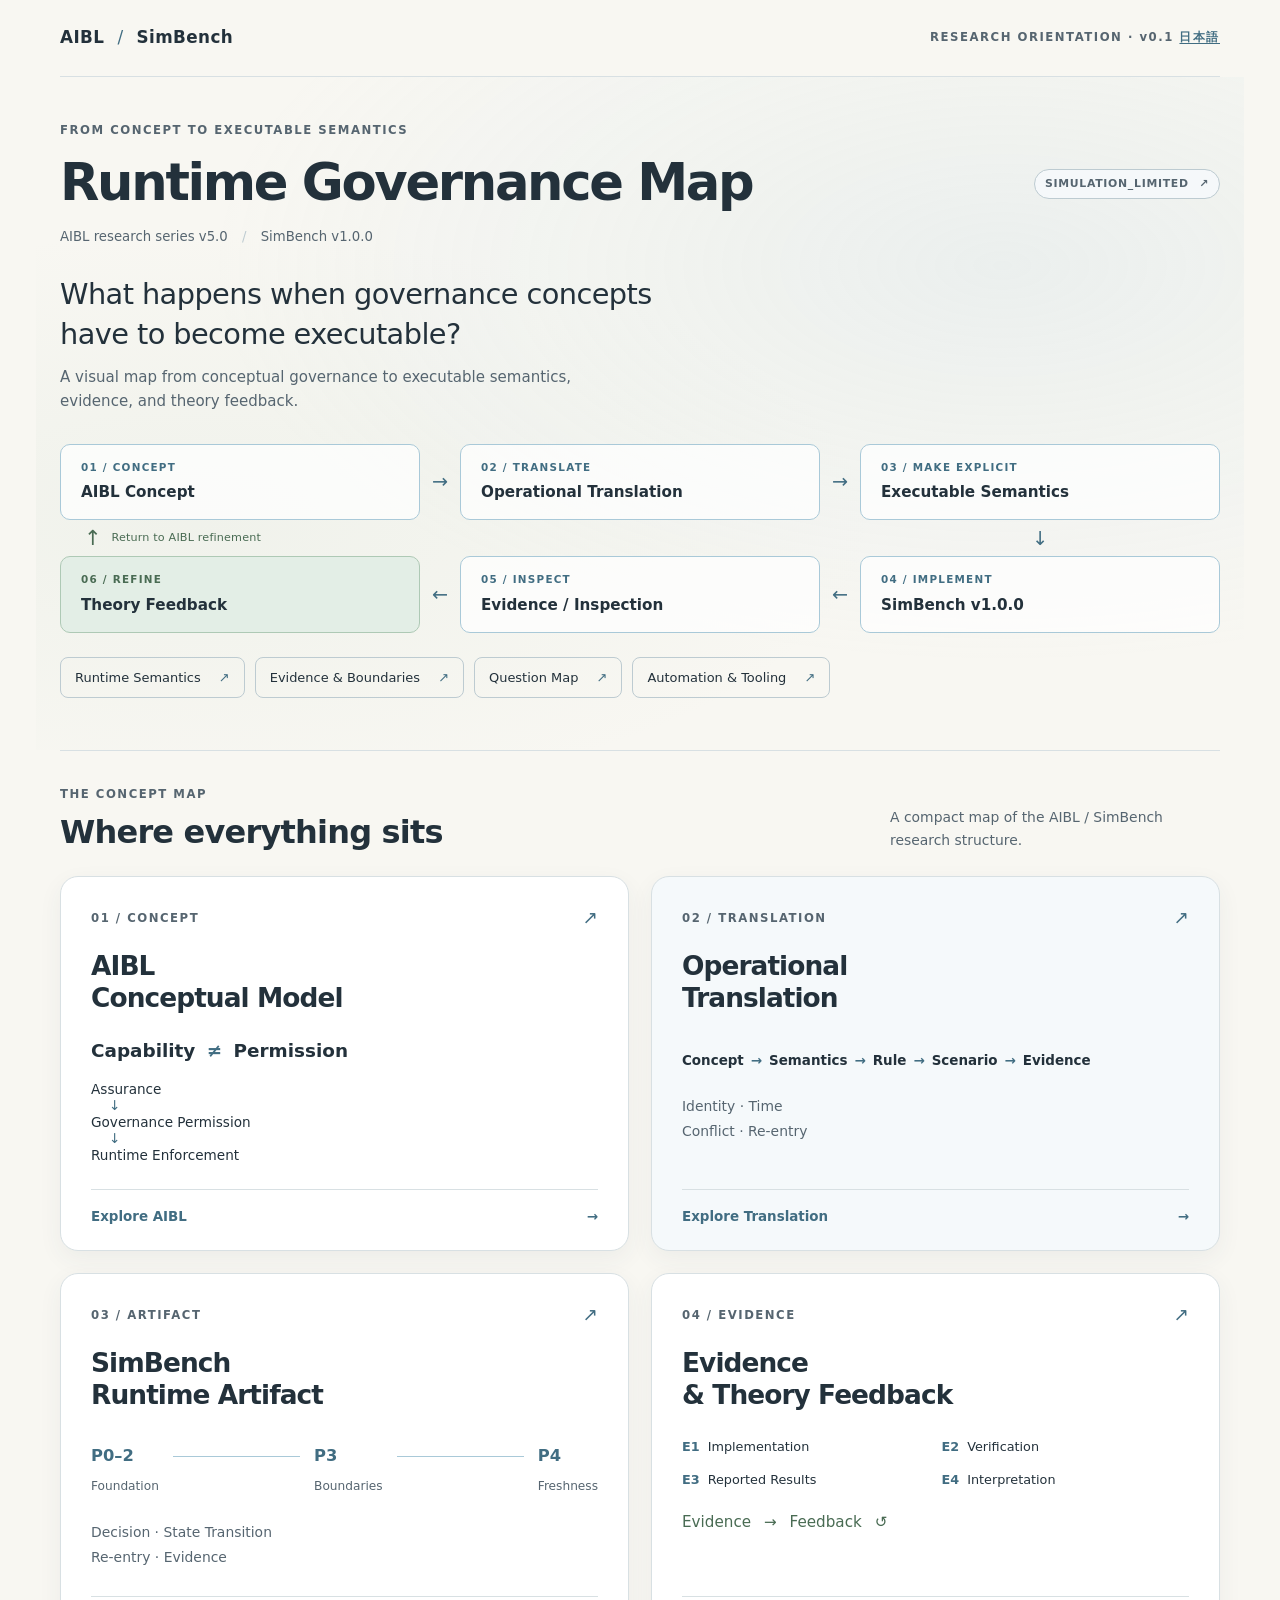
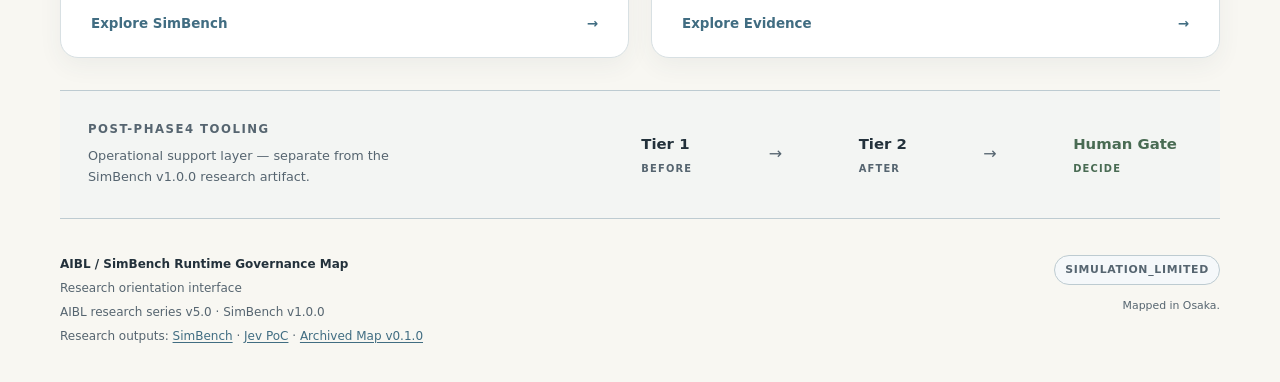
<file: index.html>
<!doctype html>
<html lang="en">
<head>
  <meta charset="utf-8">
  <meta name="viewport" content="width=device-width, initial-scale=1">
  <meta name="description" content="A visual map from AIBL conceptual governance to SimBench executable semantics, evidence, and theory feedback.">
  <title>AIBL / SimBench — Runtime Governance Map</title>
  <link rel="stylesheet" href="styles.css">
  <script src="content.js" defer></script>
  <script src="app.js" defer></script>
</head>
<body>
  <div id="map-page">
    <a class="skip-link" href="#where">Skip to the concept map</a>
    <header class="masthead wrap">
      <a class="wordmark" href="#research-loop">AIBL <span>/</span> SimBench</a>
      <span class="masthead-note">RESEARCH ORIENTATION · v0.1 <a class="language-link" href="ja/index.html" lang="ja" hreflang="ja">日本語</a></span>
    </header>

    <main class="wrap">
      <section class="hero" aria-labelledby="page-title">
        <div class="hero-heading">
          <div>
            <p class="eyebrow">FROM CONCEPT TO EXECUTABLE SEMANTICS</p>
            <h1 id="page-title">Runtime Governance Map</h1>
            <p class="versions">AIBL research series v5.0 <span aria-hidden="true">/</span> SimBench v1.0.0</p>
          </div>
          <button class="chip boundary-link" type="button" data-view="evidence" data-section="claim-boundary">SIMULATION_LIMITED <span aria-hidden="true">↗</span></button>
        </div>
        <p class="hero-question">What happens when governance concepts<br class="desktop-break"> have to become executable?</p>
        <p class="hero-description">A visual map from conceptual governance to executable semantics,<br class="desktop-break"> evidence, and theory feedback.</p>

        <div class="research-loop" id="research-loop" role="group" aria-label="Research loop: AIBL Concept, Operational Translation, Executable Semantics, SimBench, Evidence, Theory Feedback, and back to AIBL refinement">
          <div class="loop-node node-concept">
            <button type="button" data-view="aibl" aria-describedby="tip-concept"><span class="node-index">01 / CONCEPT</span><span>AIBL Concept</span></button>
            <span class="tooltip" id="tip-concept" role="tooltip">Distinguishing current behavior permission from technical capability.</span>
          </div>
          <span class="loop-arrow arrow-one" aria-hidden="true">→</span>
          <div class="loop-node node-translation">
            <button type="button" data-view="translation" aria-describedby="tip-translation"><span class="node-index">02 / TRANSLATE</span><span>Operational Translation</span></button>
            <span class="tooltip" id="tip-translation" role="tooltip">Making implicit governance assumptions explicit enough to execute.</span>
          </div>
          <span class="loop-arrow arrow-two" aria-hidden="true">→</span>
          <div class="loop-node node-semantics">
            <button type="button" data-view="translation" aria-describedby="tip-semantics"><span class="node-index">03 / MAKE EXPLICIT</span><span>Executable Semantics</span></button>
            <span class="tooltip" id="tip-semantics" role="tooltip">Giving decisions, identity, time, conflict, and re-entry an executable meaning.</span>
          </div>
          <span class="loop-arrow arrow-down" aria-hidden="true">↓</span>
          <div class="loop-node node-simbench">
            <button type="button" data-view="simbench" aria-describedby="tip-simbench"><span class="node-index">04 / IMPLEMENT</span><span>SimBench v1.0.0</span></button>
            <span class="tooltip" id="tip-simbench" role="tooltip">A bounded, deterministic simulation artifact covering Phase 0–4.</span>
          </div>
          <span class="loop-arrow arrow-three" aria-hidden="true">←</span>
          <div class="loop-node node-evidence">
            <button type="button" data-view="evidence" aria-describedby="tip-evidence"><span class="node-index">05 / INSPECT</span><span>Evidence / Inspection</span></button>
            <span class="tooltip" id="tip-evidence" role="tooltip">Inspecting implementation, verification structures, reported results, and interpretation.</span>
          </div>
          <span class="loop-arrow arrow-four" aria-hidden="true">←</span>
          <div class="loop-node node-feedback">
            <button type="button" data-view="evidence" data-section="theory-feedback" aria-describedby="tip-feedback"><span class="node-index">06 / REFINE</span><span>Theory Feedback</span></button>
            <span class="tooltip" id="tip-feedback" role="tooltip">Returning explicit assumptions and bounded findings to AIBL refinement.</span>
          </div>
          <span class="loop-return" aria-hidden="true">↑ <span>Return to AIBL refinement</span></span>
        </div>

        <nav class="hero-nav" aria-label="Research navigation">
          <button type="button" data-view="translation">Runtime Semantics <span aria-hidden="true">↗</span></button>
          <button type="button" data-view="evidence">Evidence &amp; Boundaries <span aria-hidden="true">↗</span></button>
          <button type="button" data-view="questions">Question Map <span aria-hidden="true">↗</span></button>
          <button type="button" data-view="automation">Automation &amp; Tooling <span aria-hidden="true">↗</span></button>
        </nav>
      </section>

      <section class="where-section" id="where" aria-labelledby="where-title" tabindex="-1">
        <div class="section-heading"><div><p class="eyebrow">THE CONCEPT MAP</p><h2 id="where-title">Where everything sits</h2></div><p>A compact map of the AIBL / SimBench research structure.</p></div>
        <div class="card-grid">
          <button class="map-card" type="button" data-view="aibl" aria-label="Explore AIBL Conceptual Model">
            <span class="card-top"><span class="eyebrow">01 / CONCEPT</span><span class="card-mark" aria-hidden="true">↗</span></span>
            <span class="card-title">AIBL<br>Conceptual Model</span>
            <span class="distinction">Capability <span>≠</span> Permission</span>
            <span class="mini-flow vertical"><span>Assurance</span><i aria-hidden="true">↓</i><span>Governance Permission</span><i aria-hidden="true">↓</i><span>Runtime Enforcement</span></span>
            <span class="explore">Explore AIBL <span aria-hidden="true">→</span></span>
          </button>
          <button class="map-card translation-card" type="button" data-view="translation" aria-label="Explore Operational Translation">
            <span class="card-top"><span class="eyebrow">02 / TRANSLATION</span><span class="card-mark" aria-hidden="true">↗</span></span>
            <span class="card-title">Operational<br>Translation</span>
            <span class="translation-flow"><span>Concept</span><i aria-hidden="true">→</i><span>Semantics</span><i aria-hidden="true">→</i><span>Rule</span><i aria-hidden="true">→</i><span>Scenario</span><i aria-hidden="true">→</i><span>Evidence</span></span>
            <span class="card-labels">Identity · Time<br>Conflict · Re-entry</span>
            <span class="explore">Explore Translation <span aria-hidden="true">→</span></span>
          </button>
          <button class="map-card" type="button" data-view="simbench" aria-label="Explore SimBench Runtime Artifact">
            <span class="card-top"><span class="eyebrow">03 / ARTIFACT</span><span class="card-mark" aria-hidden="true">↗</span></span>
            <span class="card-title">SimBench<br>Runtime Artifact</span>
            <span class="phase-preview"><span><b>P0–2</b><small>Foundation</small></span><i aria-hidden="true"></i><span><b>P3</b><small>Boundaries</small></span><i aria-hidden="true"></i><span><b>P4</b><small>Freshness</small></span></span>
            <span class="card-labels">Decision · State Transition<br>Re-entry · Evidence</span>
            <span class="explore">Explore SimBench <span aria-hidden="true">→</span></span>
          </button>
          <button class="map-card evidence-card" type="button" data-view="evidence" aria-label="Explore Evidence and Theory Feedback">
            <span class="card-top"><span class="eyebrow">04 / EVIDENCE</span><span class="card-mark" aria-hidden="true">↗</span></span>
            <span class="card-title">Evidence<br>&amp; Theory Feedback</span>
            <span class="evidence-preview"><span><b>E1</b> Implementation</span><span><b>E2</b> Verification</span><span><b>E3</b> Reported Results</span><span><b>E4</b> Interpretation</span></span>
            <span class="feedback-caption">Evidence <span aria-hidden="true">→</span> Feedback <span aria-hidden="true">↺</span></span>
            <span class="explore">Explore Evidence <span aria-hidden="true">→</span></span>
          </button>
        </div>
      </section>

      <section class="tooling-strip" aria-labelledby="tooling-title">
        <div><h2 class="eyebrow" id="tooling-title">POST-PHASE4 TOOLING</h2><p>Operational support layer — separate from the SimBench v1.0.0 research artifact.</p></div>
        <button type="button" class="tooling-control" data-view="automation" aria-label="Explore Automation and Tooling: Tier 1 Before, Tier 2 After, Human Gate Decide"><span>Tier 1 <small>BEFORE</small></span><i aria-hidden="true">→</i><span>Tier 2 <small>AFTER</small></span><i aria-hidden="true">→</i><span>Human Gate <small>DECIDE</small></span></button>
      </section>
    </main>

    <footer class="wrap footer">
      <div>
        <strong>AIBL / SimBench Runtime Governance Map</strong>
        <p>Research orientation interface</p>
        <p>AIBL research series v5.0 · SimBench v1.0.0</p>
        <p>Research outputs: 
          <a href="https://github.com/PolicyPhantom/aibl-physical-ai-runtime-governance-simbench">SimBench</a> · 
          <a href="https://github.com/PolicyPhantom/jev-runtime-governance-poc">Jev PoC</a> · 
          <a href="https://doi.org/10.5281/zenodo.24106834">Archived Map v0.1.0</a>
        </p>
      </div>
      <div>
        <span class="chip">SIMULATION_LIMITED</span>
        <p class="osaka">Mapped in Osaka.</p>
      </div>
    </footer>

    <noscript><p class="noscript">The research map is visible without JavaScript. Enable JavaScript to explore the local detail views.</p></noscript>
  </div>

  <div id="detail-overlay" class="detail-overlay" hidden>
    <div class="backdrop" id="backdrop" aria-hidden="true"></div>
    <section id="detail-panel" class="detail-panel" role="dialog" aria-modal="true" aria-labelledby="detail-title" aria-describedby="detail-purpose" tabindex="-1">
      <div class="panel-toolbar"><button type="button" class="back-control" id="back-to-map">← Back to Map</button><div class="panel-actions"><button type="button" id="focus-control" aria-pressed="false">Focus</button><button type="button" id="close-control" aria-label="Close detail view">Close <span aria-hidden="true">×</span></button></div></div>
      <div class="detail-reading">
        <header class="detail-header"><div id="detail-chips" class="chips"></div><h2 id="detail-title" tabindex="-1"></h2><p id="detail-purpose"></p></header>
        <div id="detail-content"></div>
        <div class="detail-end"><button type="button" id="back-to-loop">Back to Research Loop ↑</button></div>
      </div>
    </section>
  </div>
</body>
</html>
</file>
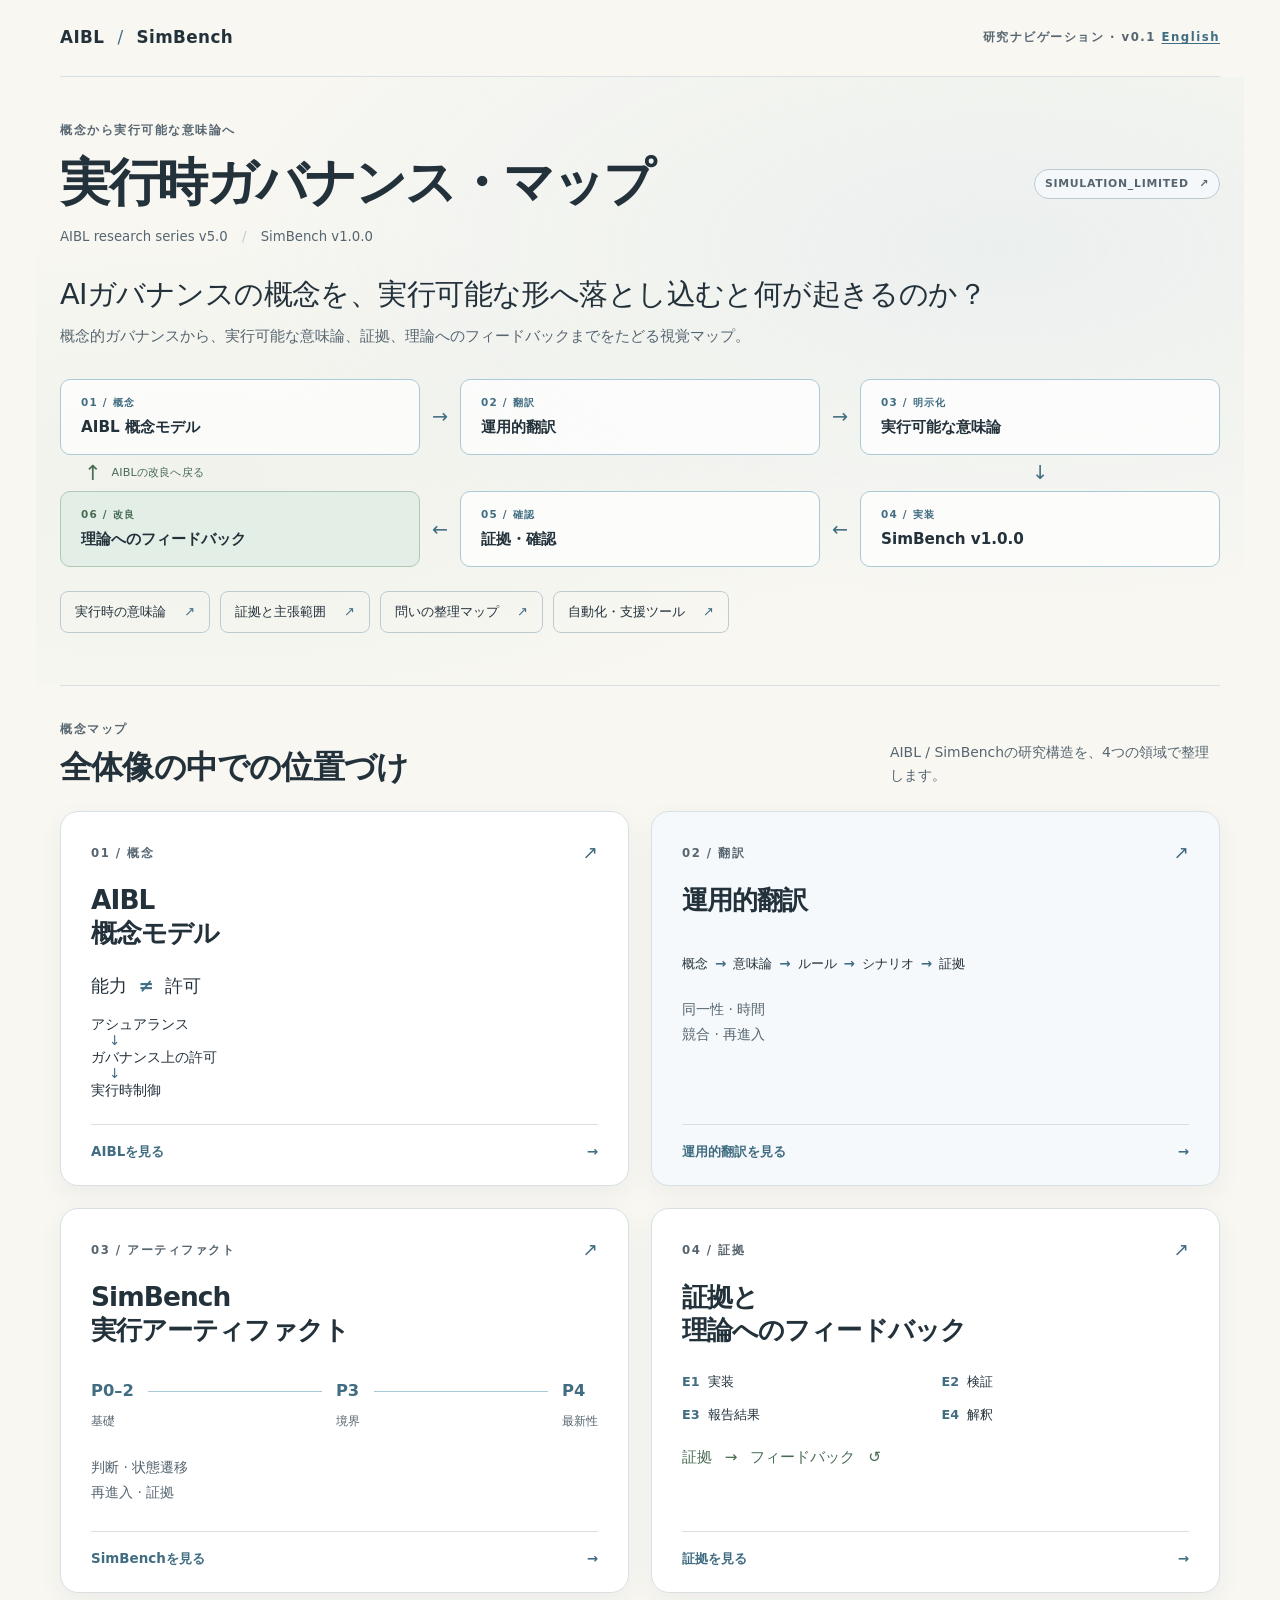
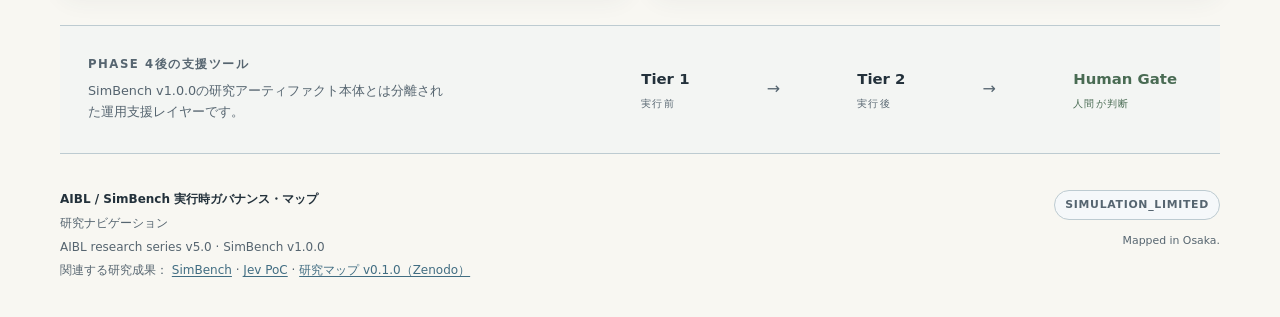
<file: ja/index.html>
<!doctype html>
<html lang="ja">
<head>
  <meta charset="utf-8">
  <meta name="viewport" content="width=device-width, initial-scale=1">
  <meta name="description" content="AIBLの概念的ガバナンスから、SimBenchの実行可能な意味論、証拠、理論へのフィードバックまでをたどる視覚マップ。">
  <title>AIBL / SimBench — 実行時ガバナンス・マップ</title>
  <link rel="stylesheet" href="../styles.css">
  <script src="content.js" defer></script>
  <script src="../app.js" defer></script>
</head>
<body>
  <div id="map-page">
    <a class="skip-link" href="#where">概念マップへ移動</a>
    <header class="masthead wrap">
      <a class="wordmark" href="#research-loop">AIBL <span>/</span> SimBench</a>
      <span class="masthead-note">研究ナビゲーション · v0.1 <a class="language-link" href="../index.html" lang="en" hreflang="en">English</a></span>
    </header>

    <main class="wrap">
      <section class="hero" aria-labelledby="page-title">
        <div class="hero-heading">
          <div>
            <p class="eyebrow">概念から実行可能な意味論へ</p>
            <h1 id="page-title">実行時ガバナンス・マップ</h1>
            <p class="versions">AIBL research series v5.0 <span aria-hidden="true">/</span> SimBench v1.0.0</p>
          </div>
          <button class="chip boundary-link" type="button" data-view="evidence" data-section="claim-boundary">SIMULATION_LIMITED <span aria-hidden="true">↗</span></button>
        </div>
        <p class="hero-question">AIガバナンスの概念を、実行可能な形へ落とし込むと何が起きるのか？</p>
        <p class="hero-description">概念的ガバナンスから、実行可能な意味論、証拠、理論へのフィードバックまでをたどる視覚マップ。</p>

        <div class="research-loop" id="research-loop" role="group" aria-label="研究ループ：AIBL概念モデル、運用的翻訳、実行可能な意味論、SimBench、証拠・確認、理論へのフィードバック、AIBLの改良へ戻る">
          <div class="loop-node node-concept">
            <button type="button" data-view="aibl" aria-describedby="tip-concept"><span class="node-index">01 / 概念</span><span>AIBL 概念モデル</span></button>
            <span class="tooltip" id="tip-concept" role="tooltip">現在の行動許可を、技術的能力とは区別して捉えます。</span>
          </div>
          <span class="loop-arrow arrow-one" aria-hidden="true">→</span>
          <div class="loop-node node-translation">
            <button type="button" data-view="translation" aria-describedby="tip-translation"><span class="node-index">02 / 翻訳</span><span>運用的翻訳</span></button>
            <span class="tooltip" id="tip-translation" role="tooltip">暗黙のガバナンス上の前提を、実行できるほど明示的な形へ落とし込みます。</span>
          </div>
          <span class="loop-arrow arrow-two" aria-hidden="true">→</span>
          <div class="loop-node node-semantics">
            <button type="button" data-view="translation" aria-describedby="tip-semantics"><span class="node-index">03 / 明示化</span><span>実行可能な意味論</span></button>
            <span class="tooltip" id="tip-semantics" role="tooltip">判断、同一性、時間、競合、再進入などに、実行可能な意味を与えます。</span>
          </div>
          <span class="loop-arrow arrow-down" aria-hidden="true">↓</span>
          <div class="loop-node node-simbench">
            <button type="button" data-view="simbench" aria-describedby="tip-simbench"><span class="node-index">04 / 実装</span><span>SimBench v1.0.0</span></button>
            <span class="tooltip" id="tip-simbench" role="tooltip">Phase 0–4を対象とする、範囲を限定した決定論的シミュレーション・アーティファクトです。</span>
          </div>
          <span class="loop-arrow arrow-three" aria-hidden="true">←</span>
          <div class="loop-node node-evidence">
            <button type="button" data-view="evidence" aria-describedby="tip-evidence"><span class="node-index">05 / 確認</span><span>証拠・確認</span></button>
            <span class="tooltip" id="tip-evidence" role="tooltip">実装、検証構造、報告結果、解釈を区別して確認します。</span>
          </div>
          <span class="loop-arrow arrow-four" aria-hidden="true">←</span>
          <div class="loop-node node-feedback">
            <button type="button" data-view="evidence" data-section="theory-feedback" aria-describedby="tip-feedback"><span class="node-index">06 / 改良</span><span>理論へのフィードバック</span></button>
            <span class="tooltip" id="tip-feedback" role="tooltip">明示化された前提と限定的な知見を、AIBLの改良へ戻します。</span>
          </div>
          <span class="loop-return" aria-hidden="true">↑ <span>AIBLの改良へ戻る</span></span>
        </div>

        <nav class="hero-nav" aria-label="研究ナビゲーション">
          <button type="button" data-view="translation">実行時の意味論 <span aria-hidden="true">↗</span></button>
          <button type="button" data-view="evidence">証拠と主張範囲 <span aria-hidden="true">↗</span></button>
          <button type="button" data-view="questions">問いの整理マップ <span aria-hidden="true">↗</span></button>
          <button type="button" data-view="automation">自動化・支援ツール <span aria-hidden="true">↗</span></button>
        </nav>
      </section>

      <section class="where-section" id="where" aria-labelledby="where-title" tabindex="-1">
        <div class="section-heading"><div><p class="eyebrow">概念マップ</p><h2 id="where-title">全体像の中での位置づけ</h2></div><p>AIBL / SimBenchの研究構造を、4つの領域で整理します。</p></div>
        <div class="card-grid">
          <button class="map-card" type="button" data-view="aibl" aria-label="AIBL概念モデルの詳細を開く">
            <span class="card-top"><span class="eyebrow">01 / 概念</span><span class="card-mark" aria-hidden="true">↗</span></span>
            <span class="card-title">AIBL<br>概念モデル</span>
            <span class="distinction">能力 <span>≠</span> 許可</span>
            <span class="mini-flow vertical"><span>アシュアランス</span><i aria-hidden="true">↓</i><span>ガバナンス上の許可</span><i aria-hidden="true">↓</i><span>実行時制御</span></span>
            <span class="explore">AIBLを見る <span aria-hidden="true">→</span></span>
          </button>
          <button class="map-card translation-card" type="button" data-view="translation" aria-label="運用的翻訳の詳細を開く">
            <span class="card-top"><span class="eyebrow">02 / 翻訳</span><span class="card-mark" aria-hidden="true">↗</span></span>
            <span class="card-title">運用的翻訳</span>
            <span class="translation-flow"><span>概念</span><i aria-hidden="true">→</i><span>意味論</span><i aria-hidden="true">→</i><span>ルール</span><i aria-hidden="true">→</i><span>シナリオ</span><i aria-hidden="true">→</i><span>証拠</span></span>
            <span class="card-labels">同一性 · 時間<br>競合 · 再進入</span>
            <span class="explore">運用的翻訳を見る <span aria-hidden="true">→</span></span>
          </button>
          <button class="map-card" type="button" data-view="simbench" aria-label="SimBench実行アーティファクトの詳細を開く">
            <span class="card-top"><span class="eyebrow">03 / アーティファクト</span><span class="card-mark" aria-hidden="true">↗</span></span>
            <span class="card-title">SimBench<br>実行アーティファクト</span>
            <span class="phase-preview"><span><b>P0–2</b><small>基礎</small></span><i aria-hidden="true"></i><span><b>P3</b><small>境界</small></span><i aria-hidden="true"></i><span><b>P4</b><small>最新性</small></span></span>
            <span class="card-labels">判断 · 状態遷移<br>再進入 · 証拠</span>
            <span class="explore">SimBenchを見る <span aria-hidden="true">→</span></span>
          </button>
          <button class="map-card evidence-card" type="button" data-view="evidence" aria-label="証拠と理論へのフィードバックの詳細を開く">
            <span class="card-top"><span class="eyebrow">04 / 証拠</span><span class="card-mark" aria-hidden="true">↗</span></span>
            <span class="card-title">証拠と<br>理論へのフィードバック</span>
            <span class="evidence-preview"><span><b>E1</b> 実装</span><span><b>E2</b> 検証</span><span><b>E3</b> 報告結果</span><span><b>E4</b> 解釈</span></span>
            <span class="feedback-caption">証拠 <span aria-hidden="true">→</span> フィードバック <span aria-hidden="true">↺</span></span>
            <span class="explore">証拠を見る <span aria-hidden="true">→</span></span>
          </button>
        </div>
      </section>

      <section class="tooling-strip" aria-labelledby="tooling-title">
        <div><h2 class="eyebrow" id="tooling-title">PHASE 4後の支援ツール</h2><p>SimBench v1.0.0の研究アーティファクト本体とは分離された運用支援レイヤーです。</p></div>
        <button type="button" class="tooling-control" data-view="automation" aria-label="自動化・支援ツールを開く。Tier 1は実行前、Tier 2は実行後、Human Gateは人間が判断する。"><span>Tier 1 <small>実行前</small></span><i aria-hidden="true">→</i><span>Tier 2 <small>実行後</small></span><i aria-hidden="true">→</i><span>Human Gate <small>人間が判断</small></span></button>
      </section>
    </main>

    <footer class="wrap footer"><div><strong>AIBL / SimBench 実行時ガバナンス・マップ</strong><p>研究ナビゲーション</p><p>AIBL research series v5.0 · SimBench v1.0.0</p>
      <p>関連する研究成果：
        <a href="https://github.com/PolicyPhantom/aibl-physical-ai-runtime-governance-simbench">SimBench</a> ·
        <a href="https://github.com/PolicyPhantom/jev-runtime-governance-poc">Jev PoC</a> ·
        <a href="https://doi.org/10.5281/zenodo.24106834">研究マップ v0.1.0（Zenodo）</a>
      </p>
    </div>
      <div><span class="chip">SIMULATION_LIMITED</span><p class="osaka">Mapped in Osaka.</p>
      </div>
    </footer>
    <noscript><p class="noscript">研究マップ自体はJavaScriptなしでも表示されます。詳細ビューを利用するにはJavaScriptを有効にしてください。</p></noscript>
  </div>

  <div id="detail-overlay" class="detail-overlay" hidden>
    <div class="backdrop" id="backdrop" aria-hidden="true"></div>
    <section id="detail-panel" class="detail-panel" role="dialog" aria-modal="true" aria-labelledby="detail-title" aria-describedby="detail-purpose" tabindex="-1">
      <div class="panel-toolbar"><button type="button" class="back-control" id="back-to-map">← マップへ戻る</button><div class="panel-actions"><button type="button" id="focus-control" aria-pressed="false">集中表示</button><button type="button" id="close-control" aria-label="詳細表示を閉じる">閉じる <span aria-hidden="true">×</span></button></div></div>
      <div class="detail-reading">
        <header class="detail-header"><div id="detail-chips" class="chips"></div><h2 id="detail-title" tabindex="-1"></h2><p id="detail-purpose"></p></header>
        <div id="detail-content"></div>
        <div class="detail-end"><button type="button" id="back-to-loop">研究ループへ戻る ↑</button></div>
      </div>
    </section>
  </div>
</body>
</html>
</file>
<file: styles.css>
:root {
  color-scheme: light;
  --bg: #f8f7f2;
  --surface: #fff;
  --surface-soft: #f5f8fa;
  --text: #23313b;
  --text-muted: #566570;
  --blue-1: #dceaf1;
  --blue-2: #a9c9d8;
  --blue-3: #416d82;
  --green-1: #e3eee6;
  --green-2: #aec9b5;
  --green-3: #496b53;
  --line: #d8e0e3;
  --line-strong: #bdcbd1;
  --radius-card: 18px;
  --radius-chip: 999px;
  --shadow-soft: 0 8px 24px rgb(50 70 80 / 6%);
  font-family: ui-sans-serif, system-ui, -apple-system, BlinkMacSystemFont, "Segoe UI", "Yu Gothic UI", "Yu Gothic", Meiryo, sans-serif;
  color: var(--text);
  background: var(--bg);
  line-height: 1.65;
}
* { box-sizing: border-box; }
body { margin: 0; }
button, a { -webkit-tap-highlight-color: transparent; }
button { font: inherit; color: inherit; cursor: pointer; }
button { border: 1px solid var(--line-strong); background: var(--surface); border-radius: 8px; }
button:hover { border-color: var(--blue-3); background-color: var(--surface-soft); }
button, a { transition: background-color 180ms ease, border-color 180ms ease; }
a { color: var(--blue-3); text-underline-offset: .2em; }
:focus-visible { outline: 3px solid var(--blue-3); outline-offset: 4px; }
[hidden] { display: none !important; }
h1, h2, h3, h4, p { margin: 0; }
h1, h2, h3, h4 { line-height: 1.25; }
h1 { font-size: clamp(2.1rem, 4vw, 3.45rem); font-weight: 620; letter-spacing: -.045em; }
h2 { font-size: clamp(1.6rem, 2.5vw, 2rem); font-weight: 620; letter-spacing: -.025em; }
h3 { font-size: 1.15rem; font-weight: 650; }
h4 { font-size: 1rem; }
i { font-style: normal; }
.wrap { width: min(1160px, calc(100% - 96px)); margin-inline: auto; }
.skip-link { position: fixed; top: 10px; left: 16px; z-index: 30; background: white; padding: 12px; transform: translateY(-160%); }
.skip-link:focus { transform: translateY(0); }
.masthead { display: flex; justify-content: space-between; align-items: center; padding-block: 24px; border-bottom: 1px solid var(--line); }
.wordmark { font-size: 1.05rem; font-weight: 650; letter-spacing: .025em; text-decoration: none; color: var(--text); }
.wordmark span { margin: 0 .4em; font-weight: 400; color: var(--blue-3); }
.masthead-note, .eyebrow { color: var(--text-muted); font-size: .73rem; font-weight: 650; letter-spacing: .13em; }
.hero { position: relative; padding-block: 44px 40px; isolation: isolate; }
.hero::before { content: ""; position: absolute; z-index: -1; inset: 0 -24px; background: radial-gradient(ellipse at 80% 28%, rgb(169 201 216 / 16%), transparent 58%), radial-gradient(ellipse at 13% 66%, rgb(174 201 181 / 11%), transparent 46%); pointer-events: none; }
.hero-heading { display: flex; justify-content: space-between; align-items: center; gap: 20px; }
.hero-heading .eyebrow { margin-bottom: 10px; }
.versions { font-size: .83rem; color: var(--text-muted); margin-top: 12px; }
.versions span { margin-inline: 10px; color: var(--line-strong); }
.chip { display: inline-block; padding: 5px 10px; border: 1px solid var(--line-strong); border-radius: var(--radius-chip); font-size: .68rem; letter-spacing: .065em; font-weight: 650; color: var(--text-muted); background: var(--surface-soft); }
.boundary-link { white-space: nowrap; }
.boundary-link span { margin-left: 6px; }
.hero-question { font-size: clamp(1.25rem, 2.3vw, 1.8rem); font-weight: 450; line-height: 1.4; letter-spacing: -.02em; margin-top: 26px; }
.hero-description { color: var(--text-muted); font-size: .94rem; margin-top: 10px; }
.research-loop { display: grid; grid-template-columns: minmax(0, 1fr) 40px minmax(0, 1fr) 40px minmax(0, 1fr); grid-template-rows: auto 36px auto; margin-top: 30px; scroll-margin-top: 20px; }
.loop-node { position: relative; min-width: 0; }
.loop-node button { padding: 14px 20px; width: 100%; height: 100%; text-align: left; border-color: var(--blue-2); border-radius: 10px; background: rgb(255 255 255 / 74%); display: flex; flex-direction: column; gap: 4px; font-size: .95rem; font-weight: 600; }
.loop-node button:hover { background: var(--blue-1); }
.node-index { display: block; color: var(--blue-3); font-size: .65rem; letter-spacing: .12em; font-weight: 650; }
.node-concept { grid-area: 1 / 1; }
.arrow-one { grid-area: 1 / 2; }
.node-translation { grid-area: 1 / 3; }
.arrow-two { grid-area: 1 / 4; }
.node-semantics { grid-area: 1 / 5; }
.arrow-down { grid-area: 2 / 5; }
.node-simbench { grid-area: 3 / 5; }
.arrow-three { grid-area: 3 / 4; }
.node-evidence { grid-area: 3 / 3; }
.arrow-four { grid-area: 3 / 2; }
.node-feedback { grid-area: 3 / 1; }
.node-feedback button { border-color: var(--green-2); background: var(--green-1); }
.node-feedback .node-index { color: var(--green-3); }
.loop-arrow { align-self: center; justify-self: center; font-size: 1.2rem; font-weight: 500; color: var(--blue-3); }
.loop-return { grid-area: 2 / 1 / 3 / 4; display: flex; align-items: center; gap: 10px; padding-left: 24px; color: var(--green-3); font-size: 1.3rem; font-weight: 500; }
.loop-return span { font-size: .7rem; font-weight: 400; letter-spacing: .015em; }
.tooltip { position: absolute; z-index: 3; width: max-content; max-width: min(280px, 85vw); bottom: calc(100% + 10px); left: 0; padding: 10px 13px; background: var(--text); color: #fff; font-size: .8rem; line-height: 1.5; border-radius: 7px; box-shadow: var(--shadow-soft); visibility: hidden; opacity: 0; transition: opacity 150ms; pointer-events: none; }
.tooltip::after { content: ""; position: absolute; bottom: -12px; left: 0; width: 100%; height: 12px; }
.node-semantics .tooltip, .node-simbench .tooltip { left: auto; right: 0; }
.loop-node:hover .tooltip, .loop-node:focus-within .tooltip { visibility: visible; opacity: 1; pointer-events: auto; }
.tooltips-dismissed .tooltip { visibility: hidden !important; opacity: 0 !important; }
.hero-nav { display: flex; flex-wrap: wrap; gap: 10px; margin-top: 24px; }
.hero-nav button { padding: 9px 14px; font-size: .81rem; background: transparent; }
.hero-nav button span { color: var(--blue-3); margin-left: 14px; }
.where-section { padding-block: 34px 0; border-top: 1px solid var(--line); scroll-margin-top: 24px; }
.section-heading { display: flex; justify-content: space-between; align-items: end; gap: 24px; margin-bottom: 24px; }
.section-heading .eyebrow { margin-bottom: 8px; }
.section-heading > p { color: var(--text-muted); font-size: .87rem; max-width: 330px; }
.card-grid { display: grid; grid-template-columns: repeat(2, minmax(0, 1fr)); gap: 22px; }
.map-card { position: relative; display: flex; flex-direction: column; align-items: stretch; text-align: left; padding: 26px 30px 22px; min-height: 375px; border-radius: var(--radius-card); border: 1px solid var(--line); background: var(--surface); box-shadow: var(--shadow-soft); }
.map-card:hover, .map-card.is-selected { border-color: var(--blue-3); background: #f7fafc; }
.card-top { display: flex; align-items: center; justify-content: space-between; margin-bottom: 16px; }
.card-mark { color: var(--blue-3); font-size: 1.15rem; }
.card-title { font-size: 1.65rem; font-weight: 610; line-height: 1.22; letter-spacing: -.035em; }
.distinction { font-size: 1.15rem; font-weight: 550; margin-top: 22px; }
.distinction > span { color: var(--blue-3); padding-inline: 5px; }
.mini-flow { display: flex; font-size: .85rem; }
.vertical { flex-direction: column; align-items: flex-start; margin-block: 14px 20px; line-height: 1.4; }
.vertical i { padding-left: 18px; color: var(--blue-3); line-height: 1; }
.explore { display: flex; align-items: center; justify-content: space-between; color: var(--blue-3); font-size: .84rem; font-weight: 600; padding-top: 16px; margin-top: auto; border-top: 1px solid var(--line); }
.translation-card { background: #f5f9fb; }
.translation-flow { display: flex; flex-wrap: wrap; gap: 7px; align-items: center; margin-block: 36px 22px; font-size: .84rem; font-weight: 550; }
.translation-flow i { color: var(--blue-3); }
.card-labels { color: var(--text-muted); font-size: .87rem; line-height: 1.8; margin-bottom: 26px; }
.phase-preview { display: flex; align-items: flex-start; margin-block: 32px 24px; }
.phase-preview > span { display: flex; flex-direction: column; gap: 6px; }
.phase-preview b { color: var(--blue-3); font-size: 1.02rem; font-weight: 650; }
.phase-preview small { color: var(--text-muted); font-size: .76rem; }
.phase-preview i { flex: 1; min-width: 10px; height: 1px; background: var(--blue-2); margin: 13px 14px 0; }
.evidence-preview { display: grid; grid-template-columns: repeat(2, minmax(0, 1fr)); gap: 12px; margin-block: 25px 20px; font-size: .8rem; }
.evidence-preview > span { display: flex; align-items: baseline; gap: 8px; }
.evidence-preview b { color: var(--blue-3); font-weight: 650; }
.feedback-caption { font-size: .95rem; color: var(--green-3); margin-bottom: 24px; }
.feedback-caption span { margin-inline: 8px; }
.tooling-strip { display: grid; grid-template-columns: 1fr 1.1fr; gap: 24px; align-items: center; padding: 26px 28px; margin-top: 32px; border-block: 1px solid var(--line-strong); background: rgb(220 234 241 / 18%); }
.tooling-strip p { font-size: .8rem; color: var(--text-muted); margin-top: 9px; max-width: 360px; }
.tooling-control { display: flex; justify-content: space-between; align-items: center; gap: 10px; padding: 14px; background: transparent; border-color: transparent; text-align: left; }
.tooling-control > span { font-size: .93rem; font-weight: 550; }
.tooling-control small { display: block; font-size: .62rem; letter-spacing: .12em; color: var(--text-muted); margin-top: 4px; }
.tooling-control > span:last-child small, .tooling-control > span:last-child { color: var(--green-3); }
.tooling-control i { color: var(--text-muted); }
.footer { display: flex; justify-content: space-between; gap: 24px; padding-block: 36px; color: var(--text-muted); font-size: .75rem; }
.footer strong { font-weight: 600; color: var(--text); }
.footer p { margin-top: 4px; }
.footer > div:last-child { text-align: right; }
.footer .osaka { font-size: .68rem; margin-top: 12px; }
.noscript { margin: 24px; padding: 20px; border: 1px solid var(--line); }

/* A single modal panel keeps the map visible while giving keyboard users a bounded context. */
body.detail-open { overflow: hidden; }
.detail-overlay { position: fixed; inset: 0; z-index: 20; }
.backdrop { position: absolute; inset: 0; background: rgb(35 49 59 / 9%); }
.detail-panel { position: absolute; top: 0; right: 0; bottom: 0; width: max(420px, 42%); max-width: 100%; overflow-y: auto; overscroll-behavior: contain; background: var(--bg); border-left: 1px solid var(--line-strong); box-shadow: -12px 0 40px rgb(35 49 59 / 8%); animation: drawer-in 200ms ease both; }
@keyframes drawer-in { from { transform: translateX(28px); opacity: 0; } to { transform: translateX(0); opacity: 1; } }
.panel-toolbar { position: sticky; top: 0; z-index: 2; display: flex; justify-content: space-between; gap: 12px; align-items: center; padding: 17px 24px; background: var(--bg); border-bottom: 1px solid var(--line); }
.panel-toolbar button { padding: 7px 11px; font-size: .8rem; background: transparent; }
.panel-actions { display: flex; gap: 8px; margin-left: auto; }
.back-control { display: none; }
.detail-reading { padding: 30px 32px 40px; max-width: 900px; margin-inline: auto; overflow-wrap: anywhere; }
.detail-header { padding-bottom: 25px; border-bottom: 1px solid var(--line-strong); }
.chips { display: flex; gap: 6px; flex-wrap: wrap; margin-bottom: 20px; }
.chips .chip { font-size: .6rem; }
.detail-header h2 { font-size: clamp(1.8rem, 3vw, 2.3rem); margin-bottom: 13px; }
.detail-header p { color: var(--text-muted); font-size: .92rem; }
.detail-section { margin-top: 28px; scroll-margin-top: 100px; }
.detail-section > h3 { margin-bottom: 14px; }
.detail-section > p + p { margin-top: 12px; }
.detail-section p, .detail-section li { font-size: .91rem; }
.detail-section ul { padding-left: 20px; margin-block: 10px 0; }
.detail-section li + li { margin-top: 7px; }
.lead-question, .quote { padding: 20px; background: var(--blue-1); border-left: 3px solid var(--blue-3); border-radius: 0 10px 10px 0; font-size: 1.12rem !important; font-weight: 550; line-height: 1.5; }
.quote { background: var(--green-1); border-left-color: var(--green-3); }
.concept-distinction { font-size: 1.6rem !important; font-weight: 600; letter-spacing: -.02em; }
.flow-list { list-style: none; padding: 0 !important; margin: 0 !important; }
.flow-list li { position: relative; padding: 10px 14px; background: var(--surface); border: 1px solid var(--line); border-radius: 7px; font-size: .87rem; }
.flow-list li + li { margin-top: 24px; }
.flow-list li + li::before { content: "↓"; position: absolute; top: -24px; left: 20px; color: var(--blue-3); }
.flow-list .return-step { border-color: var(--green-2); color: var(--green-3); background: var(--green-1); }
.label-list { display: flex; flex-wrap: wrap; gap: 8px; list-style: none; padding: 0 !important; margin: 0 !important; }
.label-list li { padding: 6px 10px; background: var(--surface-soft); border: 1px solid var(--line); border-radius: 7px; margin: 0 !important; font-size: .8rem; }
.selector-buttons { display: grid; grid-template-columns: 1fr; gap: 7px; margin-bottom: 15px; }
.selector-buttons button { display: flex; align-items: baseline; gap: 10px; padding: 10px 12px; text-align: left; font-size: .83rem; line-height: 1.45; }
.selector-buttons button span { color: var(--blue-3); font-size: .72rem; font-weight: 650; min-width: 1.5em; }
.selector-buttons button[aria-pressed="true"] { border-color: var(--blue-3); background: var(--blue-1); box-shadow: inset 3px 0 var(--blue-3); }
.choice-detail { background: var(--surface); border: 1px solid var(--line); border-radius: 10px; padding: 18px; }
.choice-detail h4 { margin-bottom: 12px; }
.choice-detail p + p { margin-top: 10px; }
.choice-detail .flow-list { margin-block: 15px !important; }
.choice-detail pre { font: .8rem/1.8 ui-monospace, Consolas, monospace; white-space: pre-wrap; overflow-wrap: anywhere; padding: 12px; background: var(--surface-soft); border-radius: 6px; }
.choice-detail .note { margin-top: 14px; color: var(--text-muted); font-size: .83rem; }
.status-list { display: grid; grid-template-columns: auto 1fr; gap: 9px 16px; font-size: .83rem; padding: 18px; margin: 0; background: var(--surface); border: 1px solid var(--line); border-radius: 10px; }
.status-list dt { color: var(--text-muted); }
.status-list dd { margin: 0; font-weight: 550; }
.evidence-grid { display: grid; grid-template-columns: repeat(2, minmax(0, 1fr)); gap: 12px; margin-top: 16px; }
.evidence-item { padding: 16px; border: 1px solid var(--line); border-radius: 10px; background: var(--surface); }
.evidence-item .evidence-code { color: var(--blue-3); font-size: .85rem; font-weight: 650; display: block; margin-bottom: 10px; }
.evidence-item h4 { font-size: .91rem; line-height: 1.4; }
.evidence-item ul { padding-left: 16px; }
.evidence-item li { font-size: .8rem; }
.evidence-item .note { font-size: .74rem; color: var(--text-muted); margin-top: 12px; }
.boundary-intro { margin-bottom: 16px; }
.boundary-grid { display: grid; grid-template-columns: repeat(2, minmax(0, 1fr)); gap: 14px; }
.boundary-column { padding: 15px; border: 1px solid var(--line); border-radius: 10px; }
.boundary-column:first-child { background: var(--green-1); }
.boundary-column h4 { font-size: .87rem; }
.boundary-column li { font-size: .8rem; }
.related-control, .detail-end button { padding: 10px 14px; font-size: .85rem; color: var(--blue-3); text-align: left; }
.detail-end { margin-top: 32px; padding-top: 22px; border-top: 1px solid var(--line); }
.question-list { display: grid; gap: 12px; }
.question-item { border-left: 2px solid var(--blue-2); padding: 8px 0 8px 16px; }
.question-item h4 { font-size: .69rem; letter-spacing: .07em; color: var(--blue-3); margin-bottom: 8px; }
.question-item p { font-size: 1rem; }
.focus-mode .detail-panel { width: 100%; border: 0; animation: none; }
.focus-mode .panel-toolbar { padding-inline: max(24px, calc((100% - 836px) / 2)); }
.focus-mode .detail-reading { width: 100%; }
.focus-mode .back-control { display: inline-block; }
.focus-mode .selector-buttons { grid-template-columns: repeat(2, minmax(0, 1fr)); }
.focus-mode .detail-header h2 { font-size: 2.4rem; }

@media screen and (min-width: 720px) {
  .hero { padding-bottom: 52px; }
}
@media (min-width: 720px) and (max-width: 1099px) {
  .wrap { width: calc(100% - 56px); }
  .detail-panel { width: max(420px, 58%); }
  .hero-heading { align-items: flex-start; }
  .hero-heading .boundary-link { margin-top: 29px; font-size: .59rem; }
  .map-card { padding: 22px; }
  .evidence-preview { grid-template-columns: 1fr; gap: 5px; }
  .tooling-strip { grid-template-columns: 1fr; gap: 12px; }
  .tooling-strip p { max-width: none; }
  .tooling-control { max-width: 560px; width: 100%; }
  .loop-node button { padding-inline: 12px; font-size: .85rem; }
  .research-loop { grid-template-columns: minmax(0, 1fr) 28px minmax(0, 1fr) 28px minmax(0, 1fr); }
}
@media (max-width: 719px) {
  .wrap { width: calc(100% - 36px); }
  .masthead { padding-block: 18px; }
  .masthead-note { font-size: .55rem; letter-spacing: .04em; max-width: 110px; text-align: right; }
  .hero { padding-block: 30px; }
  .hero::before { inset-inline: 0; }
  .hero-heading { display: block; }
  .hero-heading .boundary-link { margin-top: 18px; }
  .hero-question { margin-top: 22px; }
  .desktop-break { display: none; }
  .versions { font-size: .76rem; }
  .versions span { margin-inline: 5px; }
  .research-loop { position: relative; display: flex; flex-direction: column; gap: 0; padding-left: 20px; margin-top: 25px; }
  .research-loop::before { content: ""; position: absolute; left: 0; top: 30px; bottom: 16px; width: 15px; border: solid var(--green-2); border-width: 1.25px 0 1.25px 1.25px; border-radius: 10px 0 0 10px; }
  .research-loop::after { content: "↑"; position: absolute; top: 6px; left: -6px; color: var(--green-3); background: var(--bg); font-weight: 500; }
  .loop-node button { padding: 11px 16px; gap: 1px; font-size: .95rem; }
  .loop-arrow { height: 25px; font-size: 0; line-height: 25px; }
  .loop-arrow::after { content: "↓"; font-size: 1rem; }
  .loop-return { padding-left: 6px; margin-top: 8px; gap: 8px; font-size: 1rem; }
  .loop-return span { font-size: .73rem; }
  .hero-nav { display: grid; grid-template-columns: 1fr; gap: 8px; }
  .hero-nav button { display: flex; justify-content: space-between; font-size: .86rem; }
  .section-heading { display: block; }
  .section-heading > p { margin-top: 12px; max-width: none; }
  .card-grid { grid-template-columns: 1fr; gap: 16px; }
  .map-card { padding: 24px; min-height: 365px; }
  .card-title { font-size: 1.65rem; }
  .evidence-preview { font-size: .75rem; gap: 12px 8px; }
  .phase-preview i { min-width: 6px; margin-inline: 6px; }
  .tooling-strip { grid-template-columns: 1fr; padding: 22px 12px; gap: 12px; }
  .tooling-control { padding-inline: 4px; gap: 6px; }
  .tooling-control > span { font-size: .83rem; }
  .footer { flex-direction: column; gap: 20px; }
  .footer > div:last-child { text-align: left; }
  .detail-panel { width: 100%; border: 0; }
  .back-control { display: inline-block; }
  .panel-toolbar { padding: 12px 14px; gap: 6px; }
  .panel-toolbar button { font-size: .75rem; padding: 8px; }
  .panel-actions { gap: 5px; }
  .detail-reading { padding: 24px 20px 32px; }
  .focus-mode .detail-header h2 { font-size: 1.8rem; }
  .focus-mode .panel-toolbar { padding-inline: 14px; }
  .focus-mode .selector-buttons { grid-template-columns: 1fr; }
  .evidence-grid, .boundary-grid { grid-template-columns: 1fr; }
}
@media (prefers-reduced-motion: reduce) {
  *, *::before, *::after { animation: none !important; transition: none !important; scroll-behavior: auto !important; }
}
@media print {
  :root { background: white; color: #23313b; font-size: 10pt; }
  body.detail-open { overflow: visible; }
  body.detail-open #map-page { display: none; }
  .detail-overlay, .detail-panel { position: static; width: 100%; max-width: none; height: auto; overflow: visible; background: white; border: 0; box-shadow: none; animation: none; }
  .detail-reading { max-width: 850px; padding: 0; }
  .backdrop, .panel-toolbar, .detail-end, .selector-buttons, .related-section, .hero-nav, .tooltip, .skip-link { display: none !important; }
  .choice-detail[hidden] { display: block !important; }
  .choice-detail { margin-top: 16px; }
  .detail-section, .choice-detail, .evidence-item, .boundary-column, .map-card { break-inside: avoid; }
  .detail-section:has(.selector-buttons) { break-inside: auto; }
  .wrap { width: 100%; }
  .hero { padding-top: 15px; }
  .map-card { min-height: 320px; }
  .hero::before { display: none; }
  .detail-header { margin-bottom: 22px; }
  .evidence-grid, .boundary-grid { grid-template-columns: repeat(2, minmax(0, 1fr)); }
  .flow-list li { padding-block: 5px; }
  .flow-list li + li { margin-top: 18px; }
  .flow-list li + li::before { top: -20px; }
}
</file>
